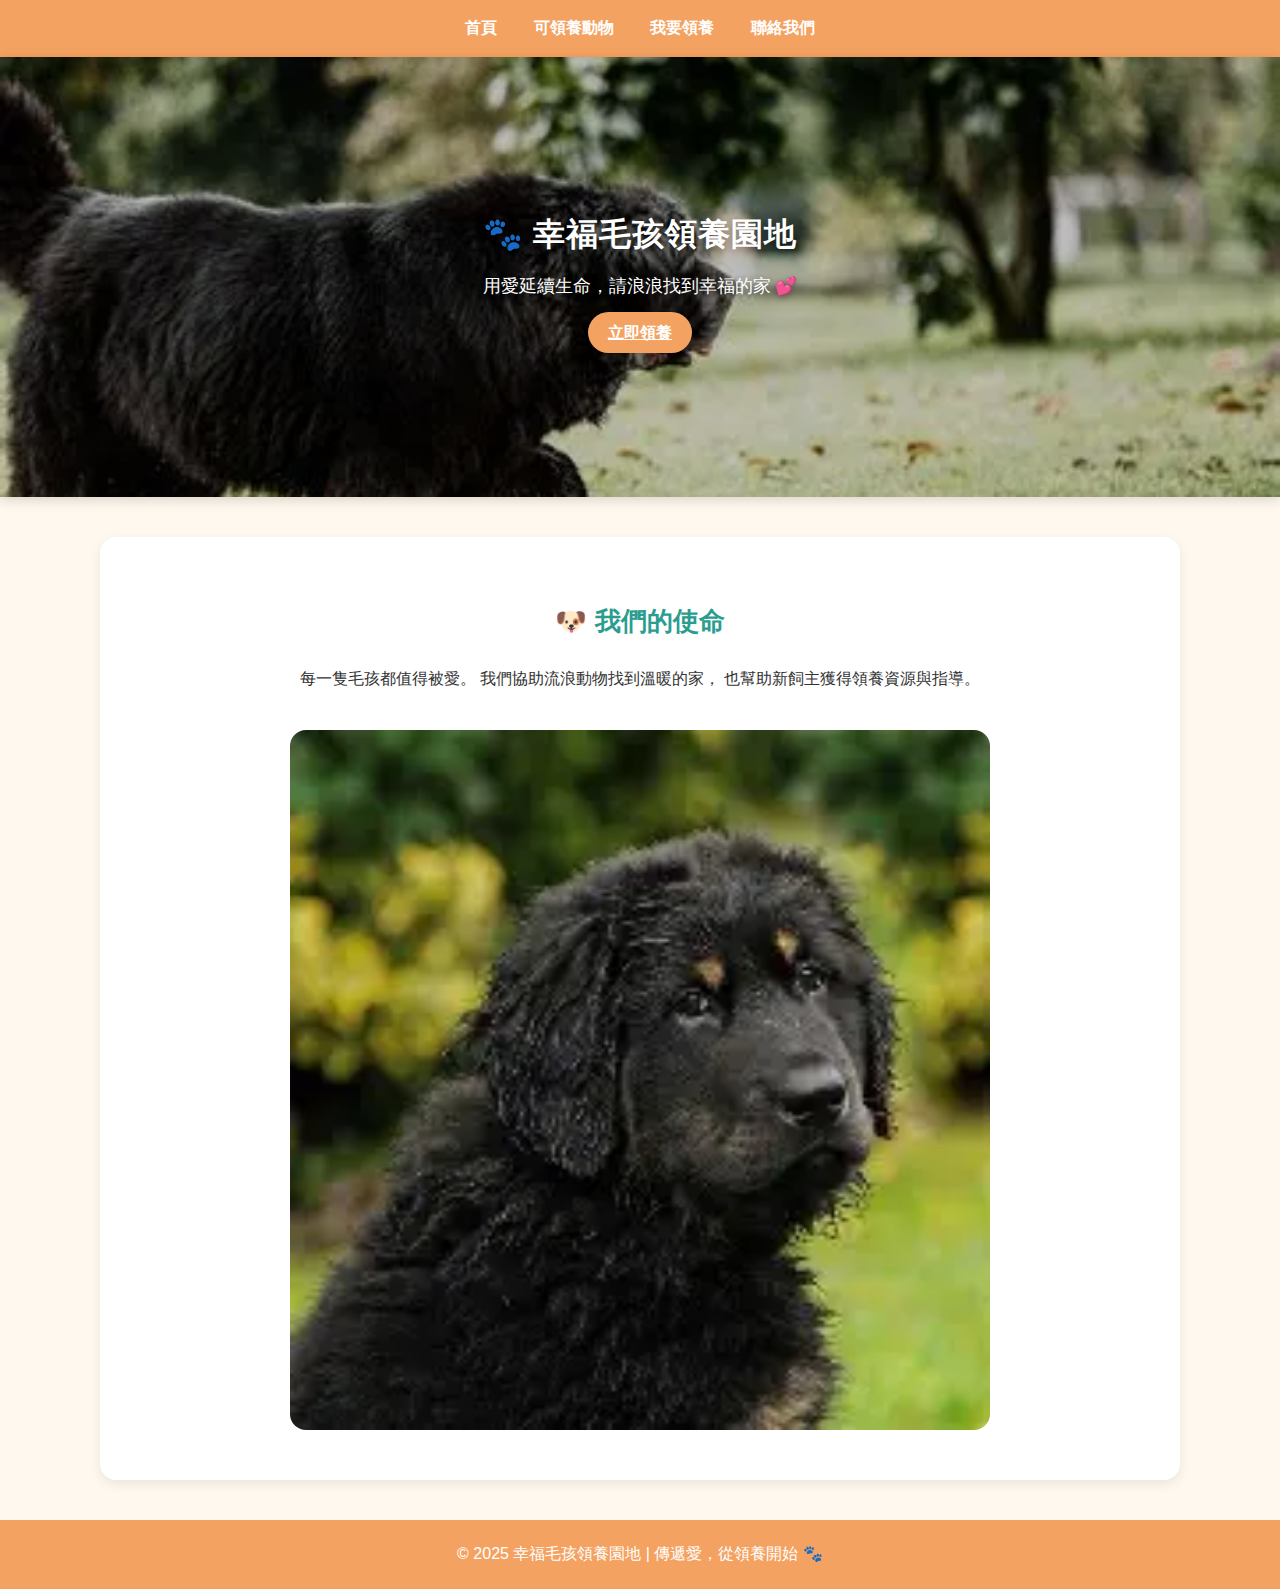
<file: 414630722/index.html>
<!DOCTYPE html>
<html lang="zh-Hant">
<head>
  <meta charset="UTF-8">
  <title>幸福毛孩領養園地</title>
  <link rel="stylesheet" href="style.css">
  <meta name="viewport" content="width=device-width, initial-scale=1.0">
</head>
<body>
  <nav class="nav">
    <a href="index.html" class="nav__link">首頁</a>
    <a href="animals.html" class="nav__link">可領養動物</a>
    <a href="adopt.html" class="nav__link">我要領養</a>
    <a href="contact.html" class="nav__link">聯絡我們</a>
  </nav>

  <div class="hero">
    <div class="hero__content">
      <h1>🐾 幸福毛孩領養園地</h1>
      <p>用愛延續生命，請浪浪找到幸福的家 💕</p>
      <a href="adopt.html" class="btn">立即領養</a>
    </div>
  </div>

  <div class="container" style="text-align:center;">
    <h2>🐶 我們的使命</h2>
    <p>每一隻毛孩都值得被愛。  
      我們協助流浪動物找到溫暖的家，  
      也幫助新飼主獲得領養資源與指導。</p>
    <img src="images/2.webp" alt="毛孩形象圖" style="width:70%;border-radius:16px;margin-top:20px;">
  </div>

  <footer>
    © 2025 幸福毛孩領養園地 | 傳遞愛，從領養開始 🐾
  </footer>
</body>
</html>
</file>
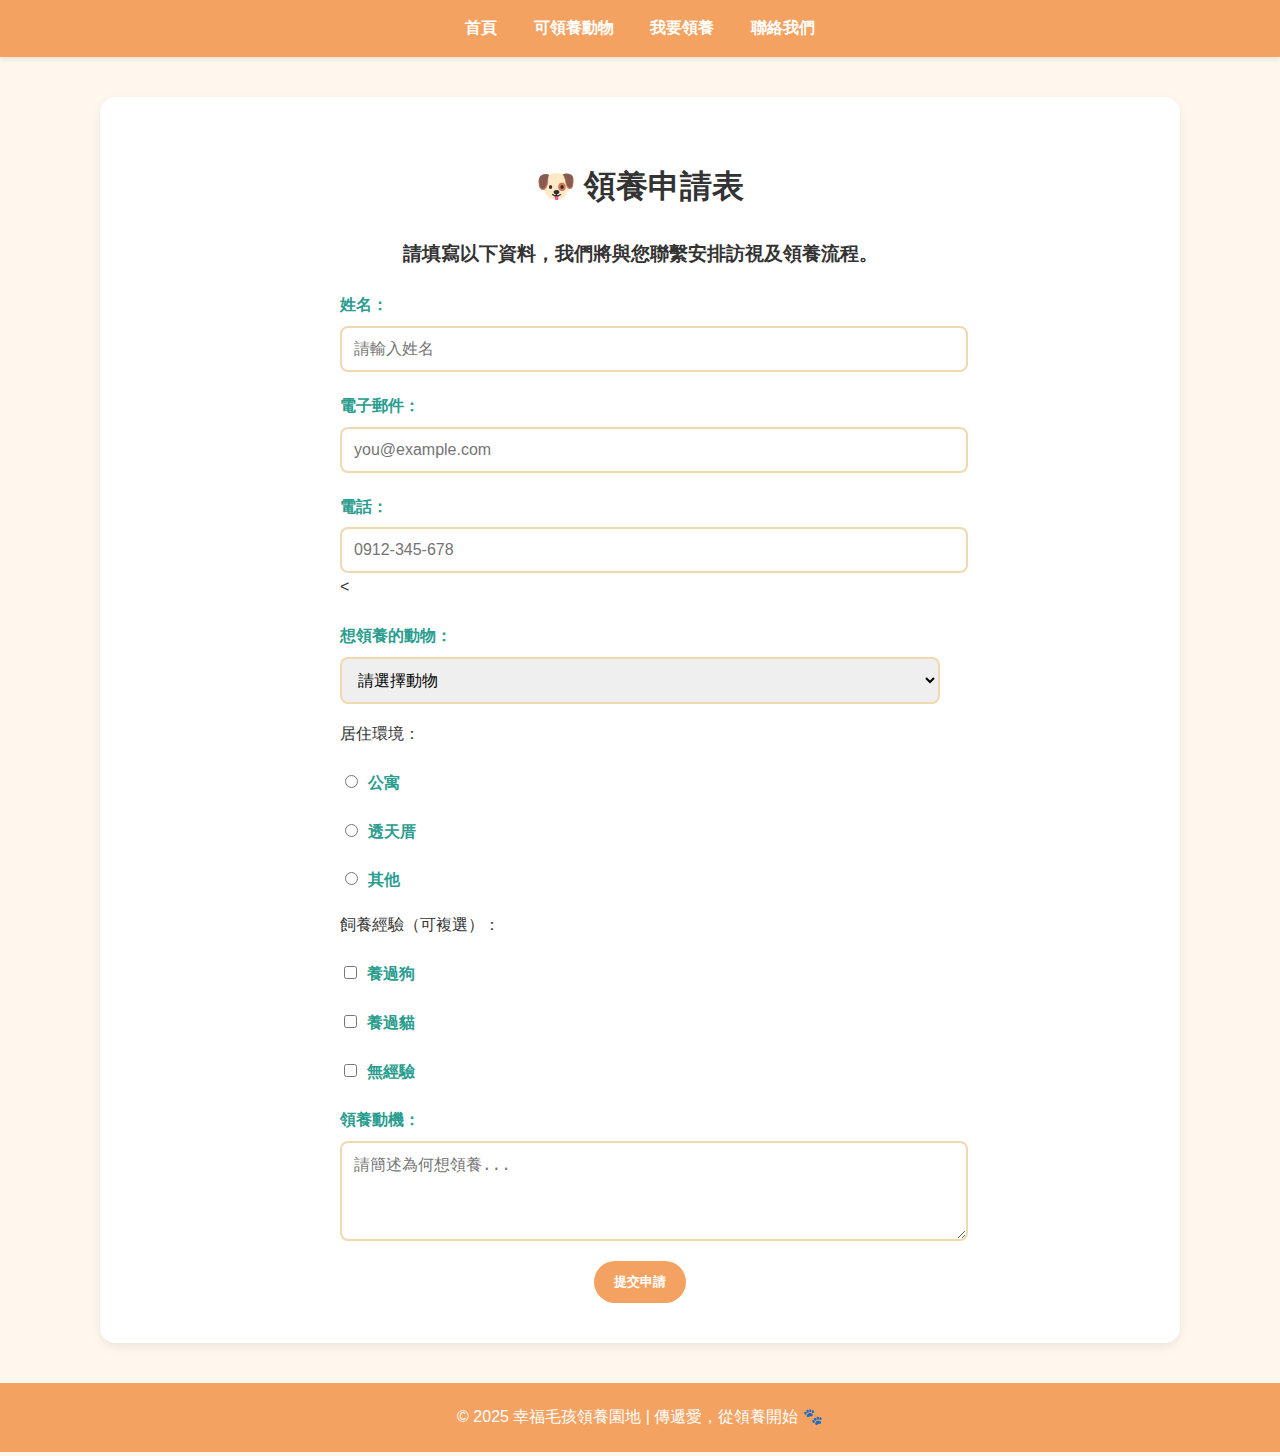
<file: 414630722/adopt.html>
<!DOCTYPE html>
<html lang="zh-Hant">
<head>
  <meta charset="UTF-8">
  <title>領養申請表</title>
  <link rel="stylesheet" href="style.css">
  <meta name="viewport" content="width=device-width, initial-scale=1.0">
</head>
<body>
  <nav class="nav">
    <a href="index.html" class="nav__link">首頁</a>
    <a href="animals.html" class="nav__link">可領養動物</a>
    <a href="adopt.html" class="nav__link">我要領養</a>
    <a href="contact.html" class="nav__link">聯絡我們</a>
  </nav>

  <div class="container">
    <h1>🐶 領養申請表</h1>
    <h3>請填寫以下資料，我們將與您聯繫安排訪視及領養流程。</h3>

    <form action="thankyou.html" method="get">
      <label for="name">姓名：</label>
      <input type="text" id="name" name="name" placeholder="請輸入姓名" required>

      <label for="email">電子郵件：</label>
      <input type="email" id="email" name="email" placeholder="you@example.com" required>

      <label for="phone">電話：</label>
      <input type="tel" id="phone" name="phone" placeholder="0912-345-678" required>

      <            <label for="animal">想領養的動物：</label>
            <select id="animal" name="animal" required>
                <option value="">請選擇動物</option>
                <optgroup label="🐶 狗狗">
                    <option value="柴犬NL">柴犬NL</option>
                    <option value="黑狗多多">黑狗多多</option>
                    <option value="黑狗拉拉">黑狗拉拉</option>
                    <option value="黑狗大斑">黑狗大斑</option>
                    <option value="黑狗小米">黑狗小米</option>
                    <option value="黑狗阿飛">黑狗阿飛</option>
                </optgroup>
            </select>


      <p>居住環境：</p>
      <label><input type="radio" name="house" value="apartment"> 公寓</label>
      <label><input type="radio" name="house" value="house"> 透天厝</label>
      <label><input type="radio" name="house" value="other"> 其他</label>

      <p>飼養經驗（可複選）：</p>
      <label><input type="checkbox" name="experience" value="dog"> 養過狗</label>
      <label><input type="checkbox" name="experience" value="cat"> 養過貓</label>
      <label><input type="checkbox" name="experience" value="none"> 無經驗</label>

      <label for="reason">領養動機：</label>
      <textarea id="reason" name="reason" rows="4" placeholder="請簡述為何想領養..."></textarea>

      <div class="btn-group">
        <button class="btn" type="submit">提交申請</button>
      </div>
    </form>
  </div>

  <footer>
    © 2025 幸福毛孩領養園地 | 傳遞愛，從領養開始 🐾
  </footer>
</body>
</html>
</file>
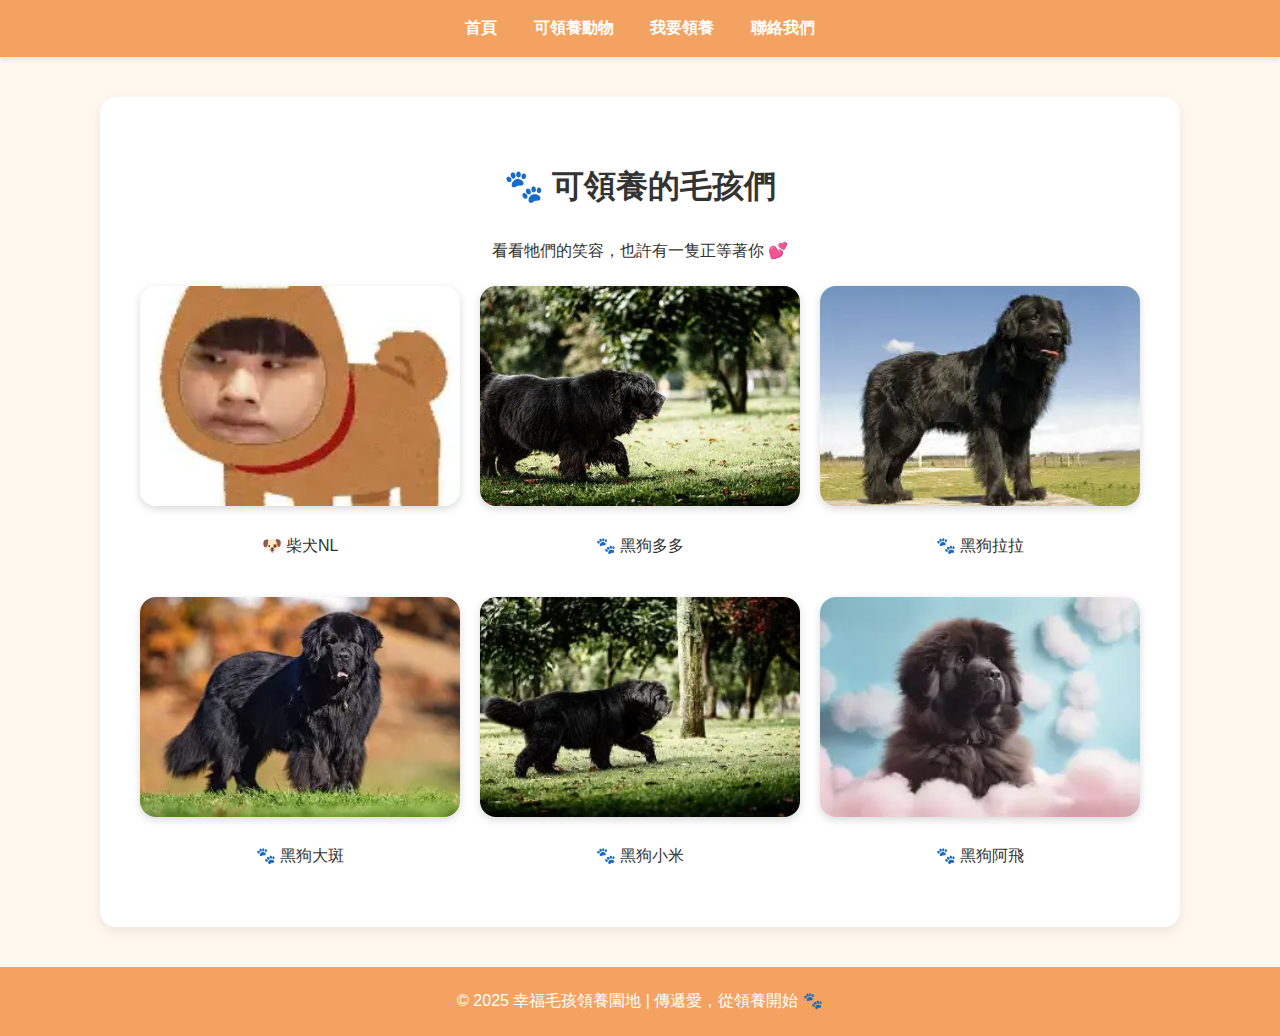
<file: 414630722/animals.html>
<!DOCTYPE html>
<html lang="zh-Hant">

<head>
    <meta charset="UTF-8">
    <title>可領養動物</title>
    <link rel="stylesheet" href="style.css">
    <meta name="viewport" content="width=device-width, initial-scale=1.0">
</head>

<body>
    <nav class="nav">
        <a href="index.html" class="nav__link">首頁</a>
        <a href="animals.html" class="nav__link">可領養動物</a>
        <a href="adopt.html" class="nav__link">我要領養</a>
        <a href="contact.html" class="nav__link">聯絡我們</a>
    </nav>

    <div class="container">
        <h1>🐾 可領養的毛孩們</h1>
        <p style="text-align:center;">看看牠們的笑容，也許有一隻正等著你 💕</p>

        <div class="gallery">
            <!-- 柴犬小福 -->
            <div class="animal-card">
                <img src="images/nl.webp" alt="柴犬NL" class="animal-img"
                    onclick="document.getElementById('info1').showModal()">
                <p>🐶 柴犬NL</p>
            </div>

            <dialog id="info1" class="animal-dialog">
                <h2>🐶 柴犬NL</h2>
                <img src="images/nl.webp" alt="柴犬NL" class="dialog-img">
                <p>年齡：約 2 歲<br>個性：活潑、夢想當歌手 ☀️<br>健康狀況：已結紮，少一顆腎</p>
                <button class="btn" onclick="this.closest('dialog').close()">關閉</button>
            </dialog>

            <!-- 拉布拉多多多 -->
            <div class="animal-card">
                <img src="images/1.webp" alt="黑狗多多" class="animal-img"
                    onclick="document.getElementById('info2').showModal()">
                <p>🐾 黑狗多多</p>
            </div>

            <dialog id="info2" class="animal-dialog">
                <h2>🐾 黑狗多多</h2>
                <img src="images/1.webp" alt="黑狗多多" class="dialog-img">
                <p>年齡：約 3 歲<br>個性：忠誠、有點害羞 🐕🦺<br>健康狀況：已接種疫苗</p>
                <button class="btn" onclick="this.closest('dialog').close()">關閉</button>
            </dialog>

            <!-- 美短拉拉 -->
            <div class="animal-card">
                <img src="images/3.webp" alt="黑狗拉拉" class="animal-img"
                    onclick="document.getElementById('info3').showModal()">
                <p>🐾 黑狗拉拉</p>
            </div>

            <dialog id="info3" class="animal-dialog">
                <h2>🐾 黑狗拉拉</h2>
                <img src="images/3.webp" alt="黑狗拉拉" class="dialog-img">
                <p>年齡：約 1 歲<br>個性：親人、喜歡貓條 🐾💕<br>健康狀況：已接種疫苗</p>
                <button class="btn" onclick="this.closest('dialog').close()">關閉</button>
            </dialog>

            <!-- 虎斑大斑 -->
            <div class="animal-card">
                <img src="images/4.webp" alt="黑狗大斑" class="animal-img"
                    onclick="document.getElementById('info4').showModal()">
                <p>🐾 黑狗大斑</p>
            </div>

            <dialog id="info4" class="animal-dialog">
                <h2>🐾 黑狗大斑</h2>
                <img src="images/4.webp" alt="黑狗大斑" class="dialog-img">
                <p>年齡：約 1 歲<br>個性：親人、喜歡被拍屁屁 🐾💕<br>健康狀況：已接種疫苗</p>
                <button class="btn" onclick="this.closest('dialog').close()">關閉</button>
            </dialog>

            <!-- 天竺鼠小米 -->
            <div class="animal-card">
                <img src="images/5.webp" alt="黑狗小米" class="animal-img"
                    onclick="document.getElementById('info5').showModal()">
                <p>🐾 黑狗小米</p>
            </div>

            <dialog id="info5" class="animal-dialog">
                <h2>🐾 黑狗小米</h2>
                <img src="images/5.webp" alt="黑狗小米" class="dialog-img">
                <p>年齡：約 1 歲<br>個性：害羞、喜歡葵瓜子🐾🌰<br>健康狀況：已驅蟲</p>
                <button class="btn" onclick="this.closest('dialog').close()">關閉</button>
            </dialog>

            <!-- 鸚鵡阿飛 -->
            <div class="animal-card">
                <img src="images/6.webp" alt="黑狗阿飛" class="animal-img"
                    onclick="document.getElementById('info6').showModal()">
                <p>🐾 黑狗阿飛</p>
            </div>

            <dialog id="info6" class="animal-dialog">
                <h2>🐾 黑狗阿飛</h2>
                <img src="images/6.webp" alt="黑狗阿飛" class="dialog-img">
                <p>年齡：約 3 歲<br>個性：愛講話 🐾<br>健康狀況：良好</p>
                <button class="btn" onclick="this.closest('dialog').close()">關閉</button>
            </dialog>
        </div>
    </div>

    <footer>
        © 2025 幸福毛孩領養園地 | 傳遞愛，從領養開始 🐾
    </footer>
</body>

</html>
</file>
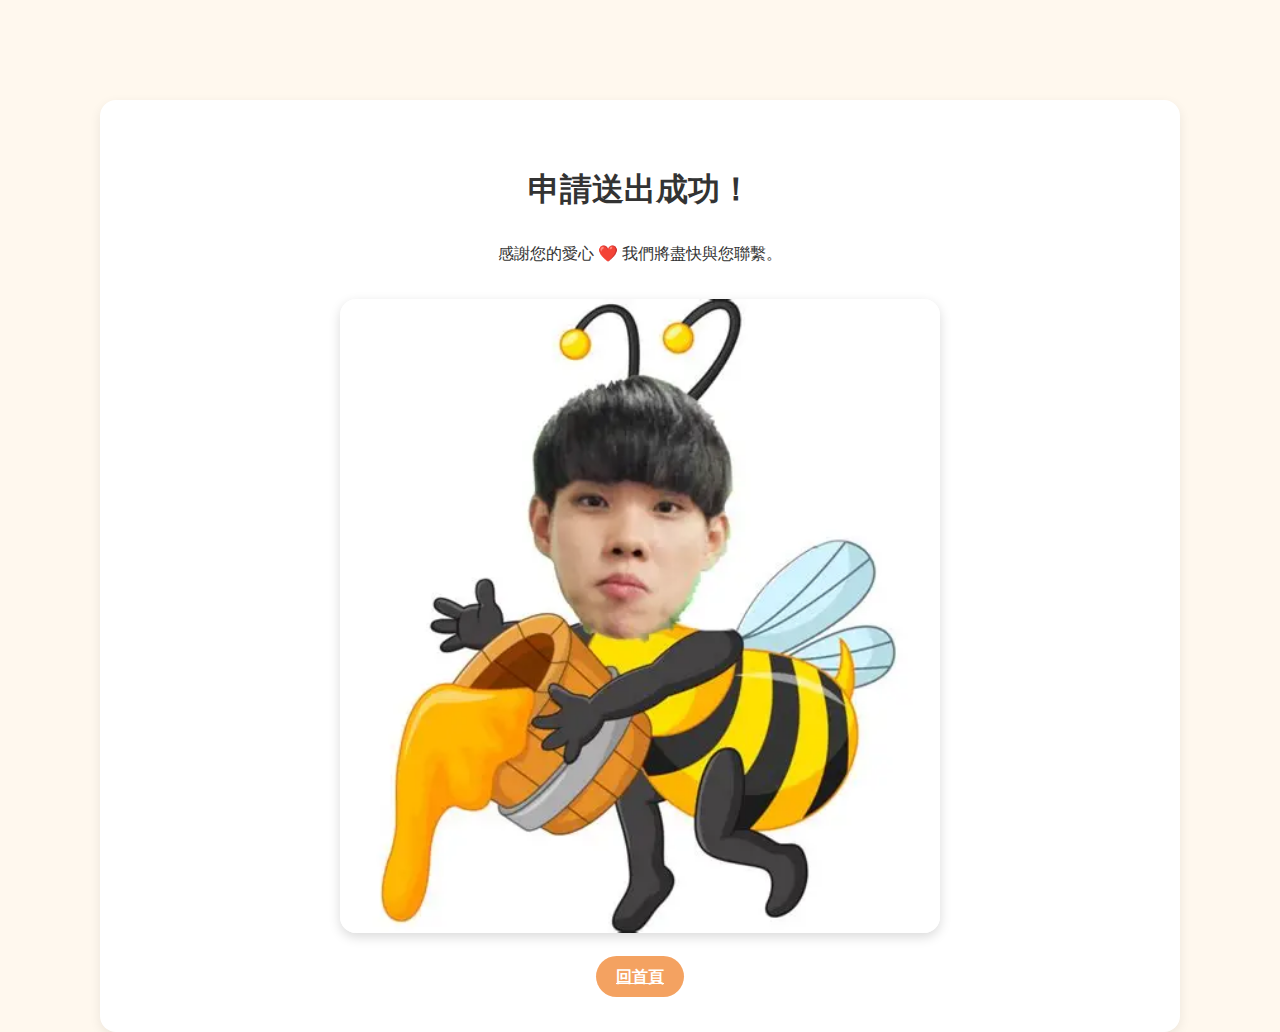
<file: 414630722/thankyou.html>
<!DOCTYPE html>
<html lang="zh-Hant">
<head>
  <meta charset="UTF-8">
  <title>申請完成</title>
  <link rel="stylesheet" href="style.css">
  <meta name="viewport" content="width=device-width, initial-scale=1.0">
</head>
<body>
  <div class="container" style="text-align:center;margin-top:100px;">
    <h1>申請送出成功！</h1>
    <p>感謝您的愛心 ❤️ 我們將盡快與您聯繫。</p>
    <img src="images/7.webp" alt="成功送出示意圖" class="success-img">
    <a href="index.html" class="btn">回首頁</a>
  </div>
</body>
</html>
</file>
<file: 414630722/style.css>
/* === 全站顏色設定 === */
:root {
  --main-color: #f4a261;      /* 橘色 */
  --main-dark: #e76f51;       /* 深橘紅 */
  --accent-color: #2a9d8f;    /* 粉綠 */
  --bg-light: #fff8ee;        /* 米白背景 */
  --text-color: #333;
}

/* === Flex 版型讓 footer 永遠在底部 === */
html, body {
  height: 100%;
  margin: 0;
  display: flex;
  flex-direction: column;
}

/* === 全域設定 === */
body {
  font-family: "Noto Sans TC", "Comic Neue", sans-serif;
  background-color: var(--bg-light);
  color: var(--text-color);
  line-height: 1.8;
}

/* === 導覽列 === */
.nav {
  background-color: var(--main-color);
  text-align: center;
  padding: 14px 0;
  box-shadow: 0 2px 6px rgba(0,0,0,0.1);
}
.nav__link {
  color: #fff;
  text-decoration: none;
  margin: 0 16px;
  font-weight: 600;
  transition: color 0.3s ease;
}
.nav__link:hover {
  color: var(--accent-color);
}

/* === Hero 區塊 === */
.hero {
  text-align: center;
  background: linear-gradient(135deg, #f4a261, #e76f51);
  color: #fff;
  padding: 60px 20px;
  border-radius: 16px;
  box-shadow: 0 3px 12px rgba(0,0,0,0.15);
  flex: 1; /* 撐開主體空間 */
}
.hero h1 {
  color: #fff;
  font-size: 2.2rem;
  letter-spacing: 1px;
}
.hero p {
  font-size: 1.1rem;
  margin: 12px 0 20px;
}

/* === 主容器 === */
.container {
  width: 85%;
  max-width: 1000px;
  margin: 40px auto;
  background-color: #fff;
  padding: 40px;
  border-radius: 16px;
  box-shadow: 0 4px 12px rgba(0,0,0,0.08);
  flex: 1; /* 撐開主體空間 */
}

.container h3 {
    text-align: center;
    margin-bottom: 20px;
    color: var(--text-color);
}

/* === 標題 === */
h1, h2 {
  text-align: center;
}
h2 {
  color: var(--accent-color);
  font-size: 1.6rem;
}

/* === 按鈕 === */
.btn {
  background-color: var(--main-color);
  color: #fff;
  padding: 12px 20px;
  border: none;
  border-radius: 50px;
  cursor: pointer;
  transition: all 0.3s ease;
  font-weight: 600;
}
.btn:hover {
  background-color: var(--main-dark);
  transform: translateY(-3px);
  box-shadow: 0 4px 8px rgba(0,0,0,0.2);
}

.btn-group {
  text-align: center;
  margin-top: 10px;
}

/* === 表單 === */
form {
  width: 100%;
  max-width: 600px;
  margin: 0 auto;
}
label {
  font-weight: bold;
  display: block;
  margin-top: 20px;
  color: var(--accent-color);
}
input, select, textarea {
  width: 100%;
  padding: 12px;
  margin-top: 6px;
  border: 2px solid #f0d8b0;
  border-radius: 8px;
  transition: border-color 0.3s ease;
  font-size: 1rem;
}
input:focus, select:focus, textarea:focus {
  border-color: var(--main-color);
  outline: none;
}
input[type="radio"], input[type="checkbox"] {
  width: auto;
  margin-right: 6px;
}

/* === 圖片牆 === */
.gallery {
  display: grid;
  grid-template-columns: repeat(auto-fill, minmax(240px, 1fr));
  gap: 20px;
  margin-top: 20px;
}
.gallery img {
  width: 100%;
  height: 220px;
  object-fit: cover;
  border-radius: 16px;
  box-shadow: 0 3px 8px rgba(0,0,0,0.15);
  transition: transform 0.3s ease, box-shadow 0.3s ease;
}
.gallery img:hover {
  transform: scale(1.05);
  box-shadow: 0 6px 16px rgba(0,0,0,0.25);
}

/* === Footer === */
footer {
  text-align: center;
  padding: 20px;
  background-color: var(--main-color);
  color: #fff;
  border-top-left-radius: 0px;
  border-top-right-radius: 0px;
  font-weight: 500;
}

/* 成功頁圖片樣式 */
.success-img {
  width: 100%;
  max-width: 600px;
  border-radius: 16px;
  margin: 30px auto;
  display: block;
  box-shadow: 0 4px 12px rgba(0, 0, 0, 0.15);
  object-fit: cover;
}

.animal-card {
  text-align: center;
}
.animal-img {
  width: 100%;
  height: 220px;
  object-fit: cover;
  border-radius: 12px;
  cursor: pointer;
  transition: transform 0.2s;
}
.animal-img:hover {
  transform: scale(1.05);
}

/* 彈出視窗樣式 */
.animal-dialog {
  border: none;
  border-radius: 16px;
  padding: 20px;
  max-width: 400px;
  text-align: center;
  background: rgba(255, 255, 255, 0.95);
  box-shadow: 0 8px 24px rgba(0,0,0,0.2);
  backdrop-filter: blur(5px);
}
.dialog-img {
  width: 80%;
  border-radius: 12px;
  margin-bottom: 10px;
}

/* 背景半透明遮罩 */
::backdrop {
  background: rgba(0,0,0,0.4);
}

/* Hero：整張圖當背景 */
.hero {
  position: relative;
  min-height: 320px;                  /* 視覺高度 */
  padding: 60px 20px;                 /* 內距避免文字貼邊 */
  border-radius: 0px;
  box-shadow: 0 3px 12px rgba(0,0,0,0.15);
  background-image: 
    linear-gradient(                  /* 上方淡淡的漸層做遮罩，讓字清楚 */
      rgba(0,0,0,0.25), 
      rgba(0,0,0,0.25)
    ),
    url("images/1.webp");
  background-size: cover;             /* 充滿區塊、不變形 */
  background-position: center;        /* 居中對齊 */
  color: #fff;                        /* 讓文字變白 */
  display: flex;                      /* 置中內容 */
  align-items: center;                /* 垂直置中 */
  justify-content: center;            /* 水平置中 */
  text-align: center;                 /* 文字置中 */
}

/* 文字容器（可加一點陰影提升可讀性） */
.hero__content h1 { 
  margin: 0 0 8px;
  font-size: 2rem;
  text-shadow: 0 2px 8px rgba(0,0,0,0.35);
}
.hero__content p {
  margin: 0 0 16px;
  text-shadow: 0 2px 6px rgba(0,0,0,0.3);
}

/* === 響應式設計開始 === */

/* === 手機尺寸 (max-width: 768px) ===
   當螢幕寬度小於或等於 768px 時套用。
   通常代表手機或小型平板。
   調整字體、導覽列方向、容器間距等。
*/
@media (max-width: 768px) {

  body {
    font-size: 14px;     /* 字體縮小一點，符合手機畫面 */
    line-height: 1.6;    /* 調整行距，提升閱讀性 */
  }

  .nav {
    display: flex;
    flex-direction: column;  /* 導覽列從橫排變直排 */
    padding: 8px 0;          /* 上下間距縮小 */
  }

  .nav__link {
    margin: 6px 0;           /* 每個導覽項目上下留空，避免擠在一起 */
  }

  .container {
    width: 95%;              /* 主內容區放寬，幾乎滿版 */
    padding: 20px;           /* 內距縮小，畫面更緊湊 */
  }

  .gallery {
    grid-template-columns: 1fr;   /* 圖片牆改為單欄顯示 */
  }

  .hero {
    padding: 40px 10px;      /* Hero 區內距縮小 */
  }

  .hero__content h1 {
    font-size: 1.6rem;       /* 主標題文字變小以符合手機畫面 */
  }

  img,
  .dialog-img {
    width: 100%;             /* 圖片寬度自動填滿容器 */
    height: auto;            /* 高度自動等比例縮放，避免變形 */
  }
}

/* === 平板尺寸 (min-width: 769px) and (max-width: 1024px) ===
   當螢幕寬度介於 769px～1024px（例如 iPad、平板電腦）時套用。
   主要調整圖片牆為兩欄。
*/
@media (min-width: 769px) and (max-width: 1024px) {
  .gallery {
    grid-template-columns: repeat(2, 1fr);  /* 兩欄圖片排列 */
  }
}

/* === 桌機尺寸 (min-width: 1025px) ===
   螢幕寬度大於 1025px（桌上型電腦或大型螢幕）時套用。
   保持原本三欄設計。
*/
@media (min-width: 1025px) {
  .gallery {
    grid-template-columns: repeat(3, 1fr);  /* 三欄圖片排列 */
  }
}
</file>
